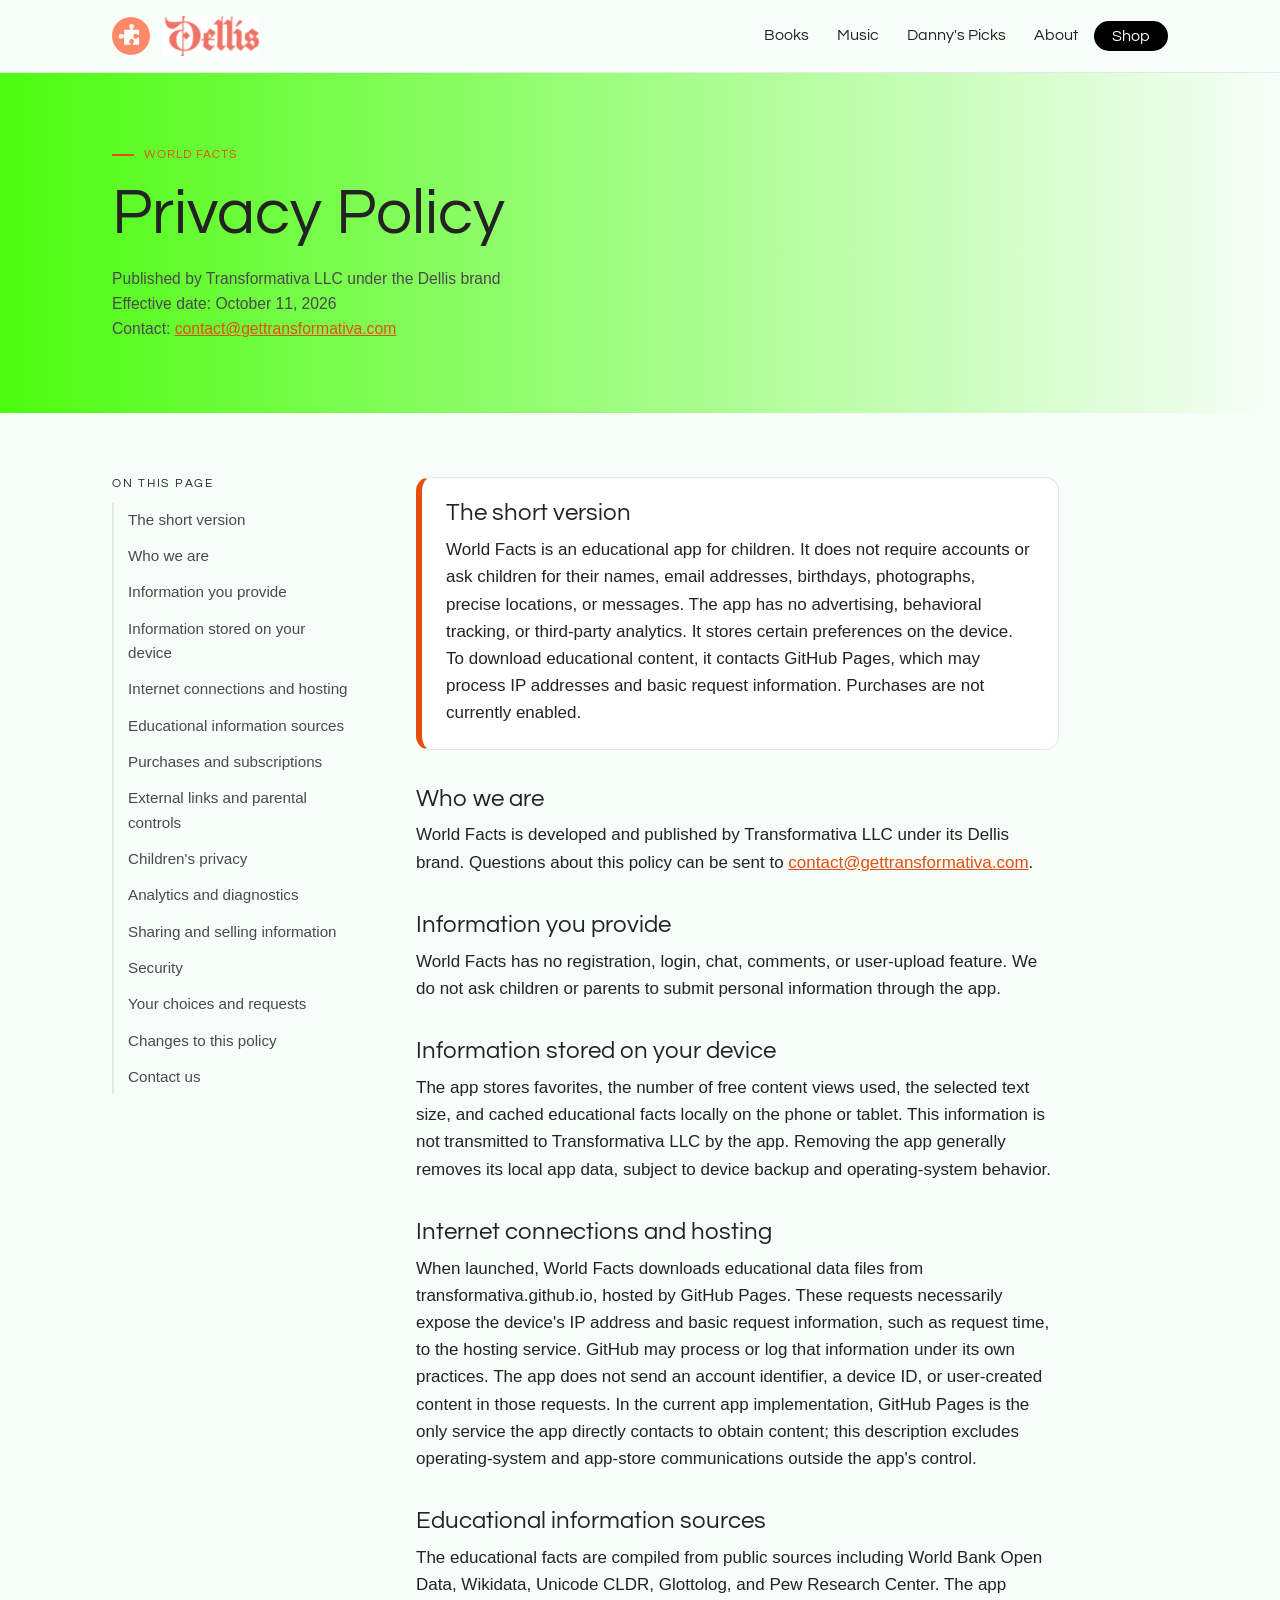
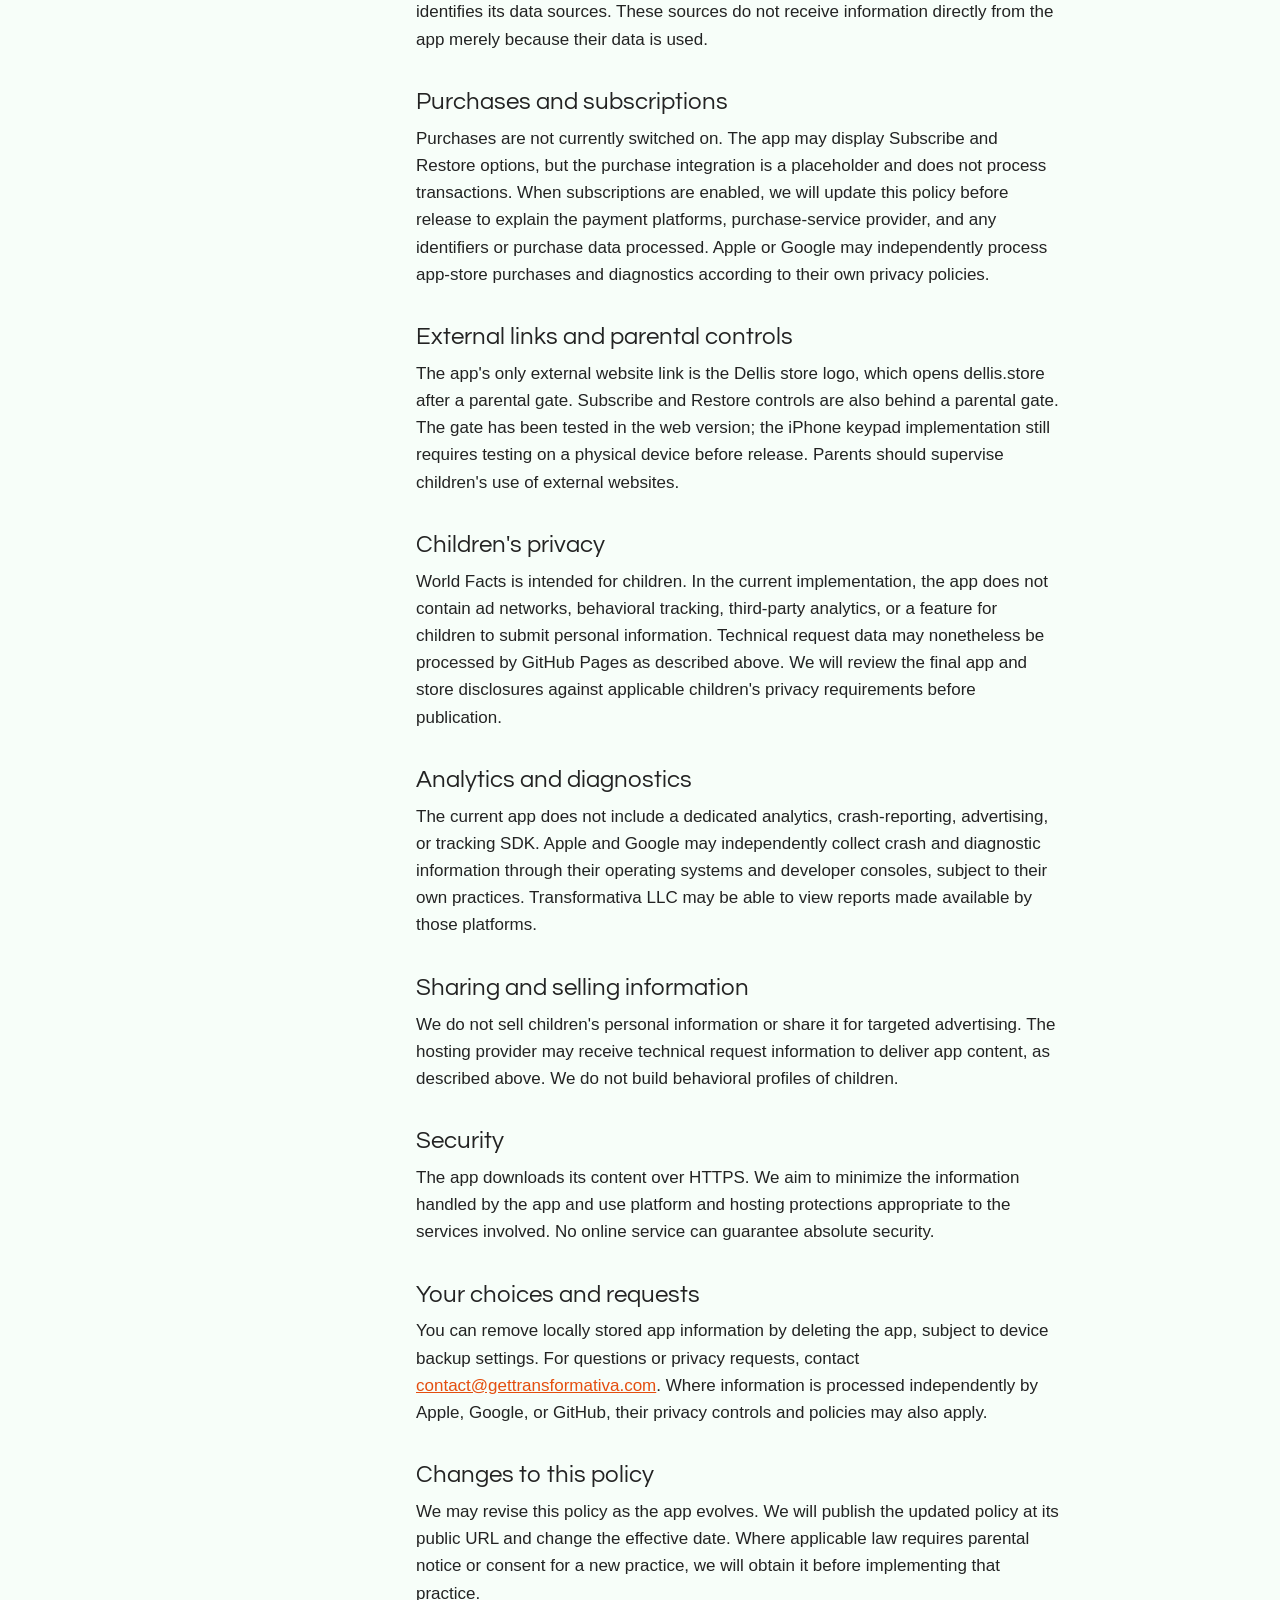
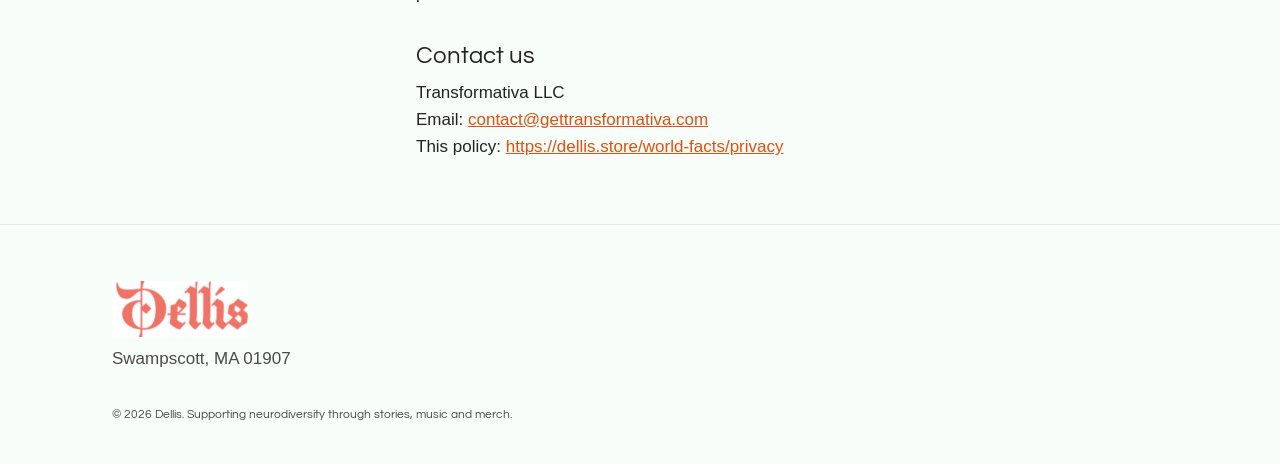
<file: world-facts/privacy/index.html>
<!doctype html>
<html lang="en">
<head>
<meta charset="utf-8">
<meta name="viewport" content="width=device-width, initial-scale=1, viewport-fit=cover">
<title>World Facts Privacy Policy · Dellis</title>
<meta name="description" content="Privacy policy for World Facts, an educational app for children from Dellis.">
<link rel="canonical" href="https://www.dellis.store/world-facts/privacy">
<link rel="icon" href="/images/favicon.svg" type="image/svg+xml">
<link rel="icon" href="/images/favicon-32.png" sizes="32x32" type="image/png">
<link rel="apple-touch-icon" href="/images/apple-touch-icon.png">
<link rel="preconnect" href="https://fonts.googleapis.com">
<link rel="preconnect" href="https://fonts.gstatic.com" crossorigin>
<link rel="stylesheet" href="https://fonts.googleapis.com/css2?family=Questrial&display=swap">
<link rel="stylesheet" href="/styles.css">
<style>
.pp-hero{background:var(--grad);padding-block:clamp(40px,6vw,72px)}
.pp-hero h1{font-size:clamp(2.4rem,6vw,4rem)}
.pp-meta{margin-top:18px;color:var(--muted);font-size:.98rem}
.pp-body{padding-block:clamp(36px,6vw,64px)}
.pp-layout{display:grid;grid-template-columns:240px minmax(0,1fr);gap:clamp(28px,5vw,64px);align-items:start}
@media (max-width:860px){.pp-layout{grid-template-columns:1fr}}
.pp-toc{position:sticky;top:96px}
@media (max-width:860px){.pp-toc{position:static}}
.pp-toc h2{font-size:.78rem;letter-spacing:.14em;text-transform:uppercase;margin-bottom:12px}
.pp-toc ol{list-style:none;margin:0;padding:0;border-left:2px solid var(--line);display:grid;gap:2px}
.pp-toc a{display:block;padding:5px 0 5px 14px;color:var(--muted);text-decoration:none;font-size:.95rem}
.pp-toc a:hover{color:var(--sea)}
.pp-content{max-width:68ch}
.pp-short{background:var(--card);border:1px solid var(--line);border-left:6px solid var(--sea);border-radius:var(--r);padding:22px 24px;margin-bottom:12px}
.pp-short h2{font-size:1.5rem;margin-bottom:10px}
.pp-sec{padding-block:0;margin-top:36px}
.pp-sec h2{font-size:1.5rem;margin-bottom:10px}
.pp-sec p+p{margin-top:12px}
.pp-sec,.pp-short{scroll-margin-top:92px}
</style>
</head>
<body>

<header class="top">
  <div class="wrap">
    <a class="brand" href="/" aria-label="Dellis home">
      <svg viewBox="39 39.003 122 121.995" aria-hidden="true"><path d="M161 99.994c0 33.699-27.312 61.004-61.004 61.004C66.307 160.998 39 133.692 39 99.994c0-33.686 27.307-60.991 60.996-60.991C133.688 39.002 161 66.307 161 99.994z" fill="#FF8969"/><path d="M115.159 93.002c2.841 0 4.521 1.67 4.521 1.67 1.183 1.183 2.79 2.37 3.575 2.618.78.248 2.848-1.953 2.848-3.631V83.211c0-1.67-1.37-3.043-3.055-3.043h-13.97c-1.675 0-3.286-.63-3.581-1.413-.298-.793 1.393-3.823 2.576-5.006 0 0 1.675-1.678 1.675-4.523 0-4.276-3.46-7.742-7.734-7.742a7.738 7.738 0 0 0-7.741 7.742c0 2.845 1.675 4.523 1.675 4.523 1.193 1.183 2.365 2.788 2.623 3.571.245.78-1.948 2.848-3.621 2.848H80.98c-1.678 0-3.053 1.373-3.053 3.043v10.96c0 1.685-.507 3.133-1.125 3.233-.628.087-3.233-1.548-4.416-2.73 0 0-1.675-1.67-4.524-1.67-4.273 0-7.739 3.468-7.739 7.731a7.741 7.741 0 0 0 7.739 7.736c2.848 0 4.524-1.675 4.524-1.675 1.183-1.193 2.668-2.363 3.281-2.606.623-.237 2.26 1.433 2.26 3.106v17.998a3.06 3.06 0 0 0 3.053 3.046h13.97c1.673 0 3.286-.645 3.581-1.423.285-.782-1.39-3.816-2.583-4.998 0 0-1.675-1.673-1.675-4.523a7.733 7.733 0 0 1 7.741-7.734 7.731 7.731 0 0 1 7.734 7.734c0 2.851-1.675 4.523-1.675 4.523-1.183 1.183-2.366 2.796-2.613 3.588-.26.773 1.943 2.833 3.618 2.833h13.97a3.056 3.056 0 0 0 3.055-3.046v-17.488c0-1.685-.642-3.288-1.428-3.588-.778-.293-3.813 1.385-4.996 2.578 0 0-1.68 1.675-4.521 1.675a7.738 7.738 0 0 1-7.739-7.736 7.74 7.74 0 0 1 7.74-7.733z" fill="#FFFFFF"/></svg>
      <img class="logo" src="/images/logo.jpg" alt="Dellis" width="97" height="40">
    </a>
    <nav class="nav" aria-label="Main">
      <a href="/#books">Books</a>
      <a href="/#listen">Music</a>
      <a href="/#picks">Danny's Picks</a>
      <a href="/#about">About</a>
      <a class="nav-shop" href="/#shop">Shop</a>
    </nav>
  </div>
</header>


<main>
  <section class="pp-hero">
    <div class="wrap">
      <div class="eyebrow">World Facts</div>
      <h1>Privacy Policy</h1>
      <p class="pp-meta">Published by Transformativa LLC under the Dellis brand<br>Effective date: October 11, 2026<br>Contact: <a href="mailto:contact@gettransformativa.com">contact@gettransformativa.com</a></p>
    </div>
  </section>

  <div class="pp-body">
    <div class="wrap pp-layout">
      <nav class="pp-toc" aria-label="On this page">
        <h2>On this page</h2>
        <ol>
          <li><a href="#short">The short version</a></li>
<li><a href="#who">Who we are</a></li>
<li><a href="#provide">Information you provide</a></li>
<li><a href="#device">Information stored on your device</a></li>
<li><a href="#hosting">Internet connections and hosting</a></li>
<li><a href="#sources">Educational information sources</a></li>
<li><a href="#purchases">Purchases and subscriptions</a></li>
<li><a href="#links">External links and parental controls</a></li>
<li><a href="#children">Children's privacy</a></li>
<li><a href="#analytics">Analytics and diagnostics</a></li>
<li><a href="#sharing">Sharing and selling information</a></li>
<li><a href="#security">Security</a></li>
<li><a href="#choices">Your choices and requests</a></li>
<li><a href="#changes">Changes to this policy</a></li>
<li><a href="#contact">Contact us</a></li>
        </ol>
      </nav>
      <div class="pp-content">
        <section class="pp-short" id="short">
          <h2>The short version</h2>
          <p>World Facts is an educational app for children. It does not require accounts or ask children for their names, email addresses, birthdays, photographs, precise locations, or messages. The app has no advertising, behavioral tracking, or third-party analytics. It stores certain preferences on the device. To download educational content, it contacts GitHub Pages, which may process IP addresses and basic request information. Purchases are not currently enabled.</p>
        </section>
    <section class="pp-sec" id="who">
      <h2>Who we are</h2>
      <p>World Facts is developed and published by Transformativa LLC under its Dellis brand. Questions about this policy can be sent to <a href="mailto:contact@gettransformativa.com">contact@gettransformativa.com</a>.</p>
    </section>
    <section class="pp-sec" id="provide">
      <h2>Information you provide</h2>
      <p>World Facts has no registration, login, chat, comments, or user-upload feature. We do not ask children or parents to submit personal information through the app.</p>
    </section>
    <section class="pp-sec" id="device">
      <h2>Information stored on your device</h2>
      <p>The app stores favorites, the number of free content views used, the selected text size, and cached educational facts locally on the phone or tablet. This information is not transmitted to Transformativa LLC by the app. Removing the app generally removes its local app data, subject to device backup and operating-system behavior.</p>
    </section>
    <section class="pp-sec" id="hosting">
      <h2>Internet connections and hosting</h2>
      <p>When launched, World Facts downloads educational data files from transformativa.github.io, hosted by GitHub Pages. These requests necessarily expose the device's IP address and basic request information, such as request time, to the hosting service. GitHub may process or log that information under its own practices. The app does not send an account identifier, a device ID, or user-created content in those requests. In the current app implementation, GitHub Pages is the only service the app directly contacts to obtain content; this description excludes operating-system and app-store communications outside the app's control.</p>
    </section>
    <section class="pp-sec" id="sources">
      <h2>Educational information sources</h2>
      <p>The educational facts are compiled from public sources including World Bank Open Data, Wikidata, Unicode CLDR, Glottolog, and Pew Research Center. The app identifies its data sources. These sources do not receive information directly from the app merely because their data is used.</p>
    </section>
    <section class="pp-sec" id="purchases">
      <h2>Purchases and subscriptions</h2>
      <p>Purchases are not currently switched on. The app may display Subscribe and Restore options, but the purchase integration is a placeholder and does not process transactions. When subscriptions are enabled, we will update this policy before release to explain the payment platforms, purchase-service provider, and any identifiers or purchase data processed. Apple or Google may independently process app-store purchases and diagnostics according to their own privacy policies.</p>
    </section>
    <section class="pp-sec" id="links">
      <h2>External links and parental controls</h2>
      <p>The app's only external website link is the Dellis store logo, which opens dellis.store after a parental gate. Subscribe and Restore controls are also behind a parental gate. The gate has been tested in the web version; the iPhone keypad implementation still requires testing on a physical device before release. Parents should supervise children's use of external websites.</p>
    </section>
    <section class="pp-sec" id="children">
      <h2>Children's privacy</h2>
      <p>World Facts is intended for children. In the current implementation, the app does not contain ad networks, behavioral tracking, third-party analytics, or a feature for children to submit personal information. Technical request data may nonetheless be processed by GitHub Pages as described above. We will review the final app and store disclosures against applicable children's privacy requirements before publication.</p>
    </section>
    <section class="pp-sec" id="analytics">
      <h2>Analytics and diagnostics</h2>
      <p>The current app does not include a dedicated analytics, crash-reporting, advertising, or tracking SDK. Apple and Google may independently collect crash and diagnostic information through their operating systems and developer consoles, subject to their own practices. Transformativa LLC may be able to view reports made available by those platforms.</p>
    </section>
    <section class="pp-sec" id="sharing">
      <h2>Sharing and selling information</h2>
      <p>We do not sell children's personal information or share it for targeted advertising. The hosting provider may receive technical request information to deliver app content, as described above. We do not build behavioral profiles of children.</p>
    </section>
    <section class="pp-sec" id="security">
      <h2>Security</h2>
      <p>The app downloads its content over HTTPS. We aim to minimize the information handled by the app and use platform and hosting protections appropriate to the services involved. No online service can guarantee absolute security.</p>
    </section>
    <section class="pp-sec" id="choices">
      <h2>Your choices and requests</h2>
      <p>You can remove locally stored app information by deleting the app, subject to device backup settings. For questions or privacy requests, contact <a href="mailto:contact@gettransformativa.com">contact@gettransformativa.com</a>. Where information is processed independently by Apple, Google, or GitHub, their privacy controls and policies may also apply.</p>
    </section>
    <section class="pp-sec" id="changes">
      <h2>Changes to this policy</h2>
      <p>We may revise this policy as the app evolves. We will publish the updated policy at its public URL and change the effective date. Where applicable law requires parental notice or consent for a new practice, we will obtain it before implementing that practice.</p>
    </section>
    <section class="pp-sec" id="contact">
      <h2>Contact us</h2>
      <p>Transformativa LLC<br>Email: <a href="mailto:contact@gettransformativa.com">contact@gettransformativa.com</a><br>This policy: <a href="https://dellis.store/world-facts/privacy">https://dellis.store/world-facts/privacy</a></p>
    </section>
      </div>
    </div>
  </div>
</main>

<footer>
  <div class="wrap">
    <div>
      <img class="flogo logo" src="/images/logo.jpg" alt="Dellis" width="136" height="56">
      <p style="margin-top:8px">Swampscott, MA 01907</p>
    </div>
    <p class="fine">© <span id="yr"></span> Dellis. Supporting neurodiversity through stories, music and merch.</p>
  </div>
</footer>
<script>document.getElementById("yr").textContent = new Date().getFullYear();</script>
</body>
</html>
</file>
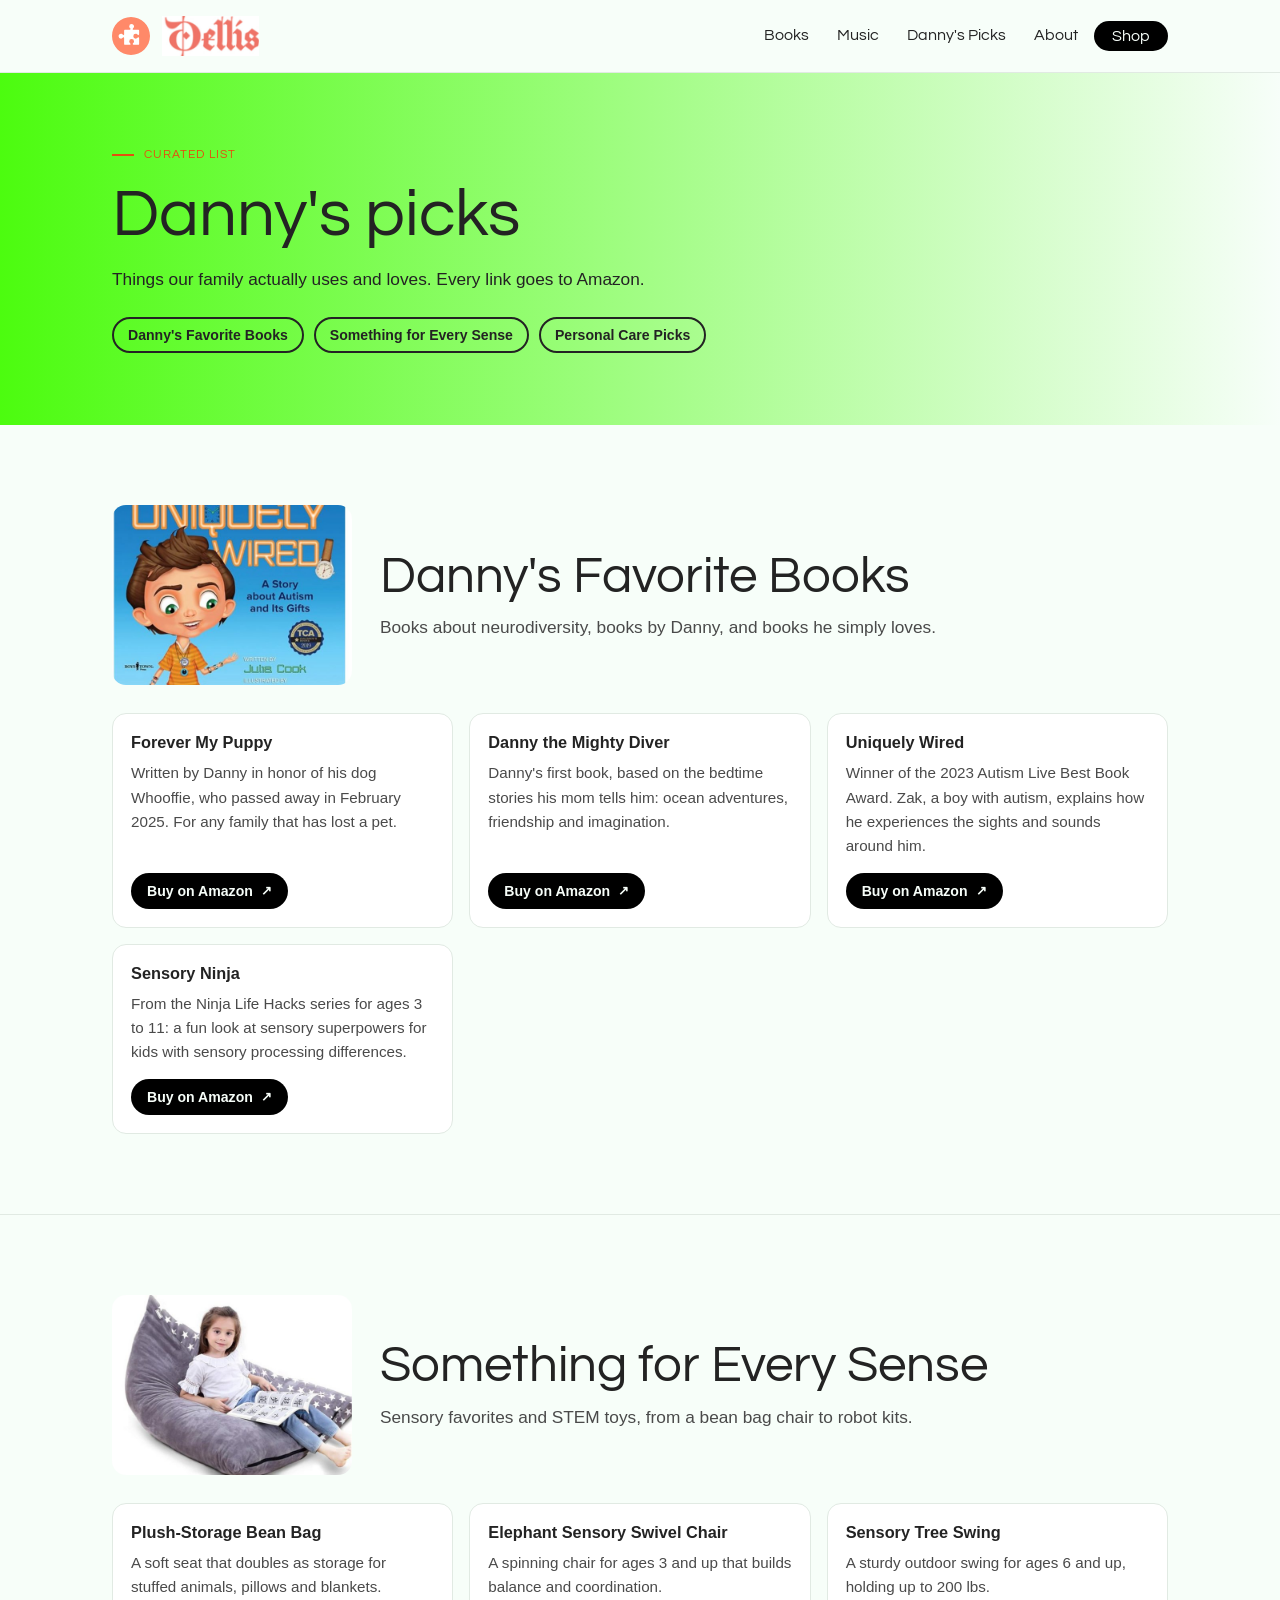
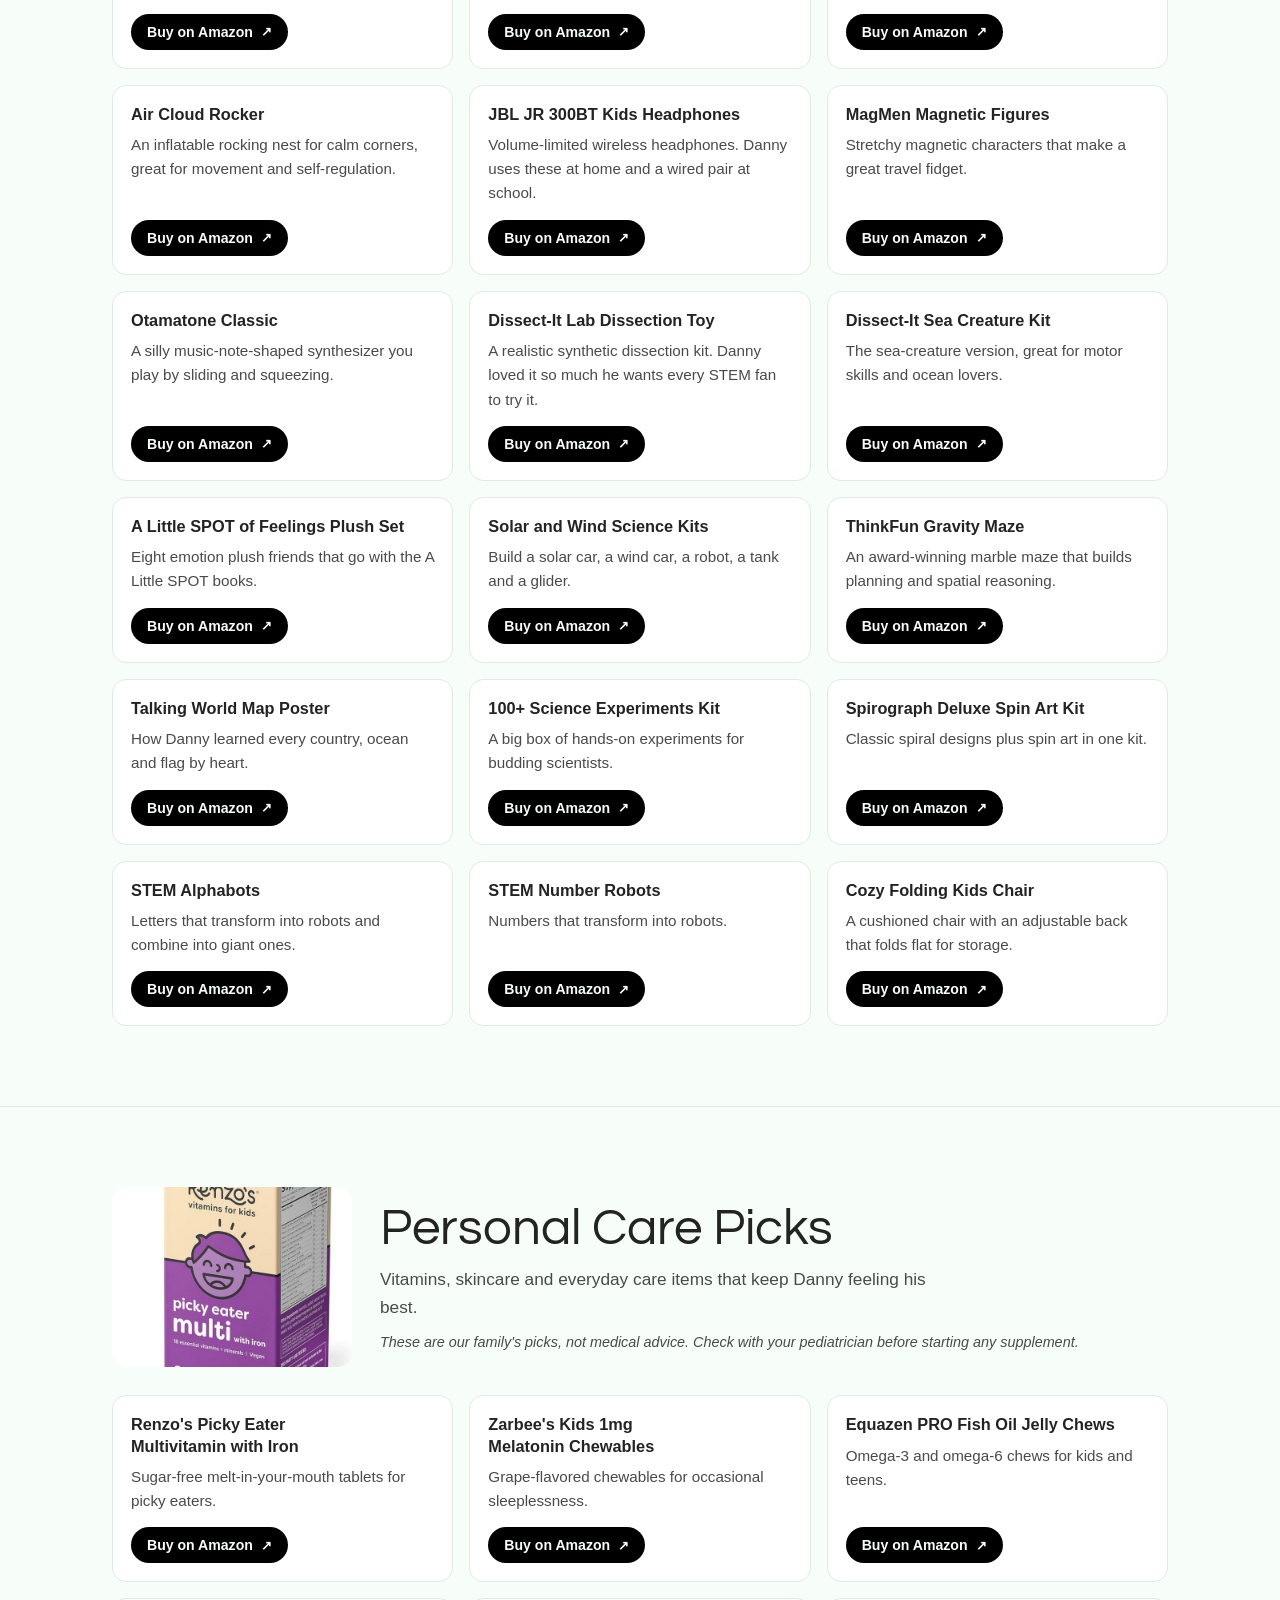
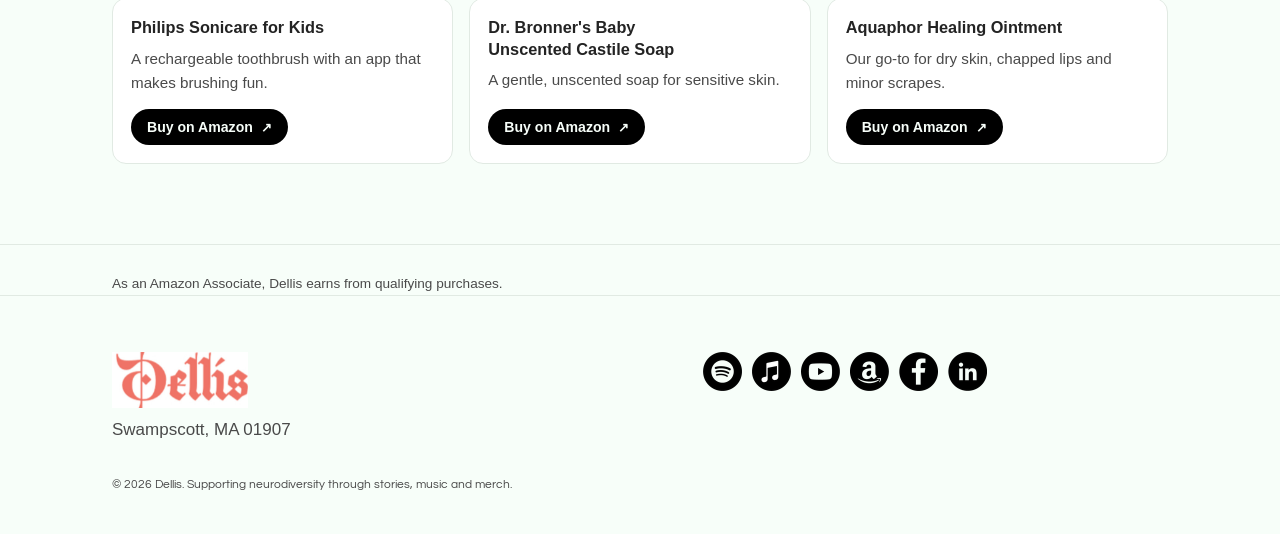
<file: picks.html>
<!doctype html>
<html lang="en">
<head>
<meta charset="utf-8">
<meta name="viewport" content="width=device-width, initial-scale=1, viewport-fit=cover">
<title>Danny's Picks · Dellis</title>
<meta name="description" content="Danny's favorite books, sensory toys, STEM kits and personal care items, all on Amazon.">
<meta name="google-site-verification" content="gPerBpujBVV_LdWMfSJTfi2_KWp5iZvFoNevTPkrnFA">
<meta property="og:title" content="Dellis · Danny the Mighty Diver">
<meta property="og:description" content="Books, music and merch from Danny the Mighty Diver, celebrating neurodiversity.">
<meta property="og:image" content="https://www.dellis.store/images/share.png">
<link rel="icon" href="images/favicon.svg" type="image/svg+xml">
<link rel="icon" href="images/favicon-32.png" sizes="32x32" type="image/png">
<link rel="apple-touch-icon" href="images/apple-touch-icon.png">
<meta property="og:url" content="https://www.dellis.store">
<meta name="twitter:card" content="summary_large_image">
<link rel="preconnect" href="https://fonts.googleapis.com">
<link rel="preconnect" href="https://fonts.gstatic.com" crossorigin>
<link rel="stylesheet" href="https://fonts.googleapis.com/css2?family=Questrial&display=swap">
<link rel="stylesheet" href="styles.css?v=20261105a">
</head>
<body>

<header class="top">
  <div class="wrap">
    <a class="brand" href="./" aria-label="Dellis home">
      <svg viewBox="39 39.003 122 121.995" aria-hidden="true"><path d="M161 99.994c0 33.699-27.312 61.004-61.004 61.004C66.307 160.998 39 133.692 39 99.994c0-33.686 27.307-60.991 60.996-60.991C133.688 39.002 161 66.307 161 99.994z" fill="#FF8969"/><path d="M115.159 93.002c2.841 0 4.521 1.67 4.521 1.67 1.183 1.183 2.79 2.37 3.575 2.618.78.248 2.848-1.953 2.848-3.631V83.211c0-1.67-1.37-3.043-3.055-3.043h-13.97c-1.675 0-3.286-.63-3.581-1.413-.298-.793 1.393-3.823 2.576-5.006 0 0 1.675-1.678 1.675-4.523 0-4.276-3.46-7.742-7.734-7.742a7.738 7.738 0 0 0-7.741 7.742c0 2.845 1.675 4.523 1.675 4.523 1.193 1.183 2.365 2.788 2.623 3.571.245.78-1.948 2.848-3.621 2.848H80.98c-1.678 0-3.053 1.373-3.053 3.043v10.96c0 1.685-.507 3.133-1.125 3.233-.628.087-3.233-1.548-4.416-2.73 0 0-1.675-1.67-4.524-1.67-4.273 0-7.739 3.468-7.739 7.731a7.741 7.741 0 0 0 7.739 7.736c2.848 0 4.524-1.675 4.524-1.675 1.183-1.193 2.668-2.363 3.281-2.606.623-.237 2.26 1.433 2.26 3.106v17.998a3.06 3.06 0 0 0 3.053 3.046h13.97c1.673 0 3.286-.645 3.581-1.423.285-.782-1.39-3.816-2.583-4.998 0 0-1.675-1.673-1.675-4.523a7.733 7.733 0 0 1 7.741-7.734 7.731 7.731 0 0 1 7.734 7.734c0 2.851-1.675 4.523-1.675 4.523-1.183 1.183-2.366 2.796-2.613 3.588-.26.773 1.943 2.833 3.618 2.833h13.97a3.056 3.056 0 0 0 3.055-3.046v-17.488c0-1.685-.642-3.288-1.428-3.588-.778-.293-3.813 1.385-4.996 2.578 0 0-1.68 1.675-4.521 1.675a7.738 7.738 0 0 1-7.739-7.736 7.74 7.74 0 0 1 7.74-7.733z" fill="#FFFFFF"/></svg>
      <img class="logo" alt="Dellis" width="97" height="40">
    </a>
    <nav class="nav" aria-label="Main">
      <a href="./#books">Books</a>
      <a href="./#listen">Music</a>
      <a href="./#picks">Danny's Picks</a>
      <a href="./#about">About</a>
      <a class="nav-shop" href="./#shop">Shop</a>
    </nav>
  </div>
</header>

<main>
  <section class="plist-hero">
    <div class="wrap">
      <div class="eyebrow">Curated list</div>
      <h1>Danny's picks</h1>
      <p class="lede" style="color:var(--ink)">Things our family actually uses and loves. Every link goes to Amazon.</p>
      <nav class="jump" id="jump" aria-label="Lists"></nav>
    </div>
  </section>
  <div id="lists"></div>
  <div class="wrap"><p class="affil">As an Amazon Associate, Dellis earns from qualifying purchases.</p></div>
</main>

<footer>
  <div class="wrap">
    <div>
      <img class="flogo logo" alt="Dellis" width="136" height="56">
      <p style="margin-top:8px"><span id="footLoc"></span></p>
    </div>
    <nav class="socials" id="socials" aria-label="Dellis elsewhere"></nav>
    <p class="fine">© <span id="yr"></span> Dellis. Supporting neurodiversity through stories, music and merch.</p>
  </div>
</footer>

<script src="data.js?v=20261105a"></script>
<script>
(function(){
  const D = window.DELLIS, L = D.links;
  const $ = s => document.querySelector(s);
  const esc = s => String(s).replace(/[&<>"]/g, c => ({"&":"&amp;","<":"&lt;",">":"&gt;",'"':"&quot;"}[c]));
  const ext = 'target="_blank" rel="noopener"';
  $("#jump").innerHTML = D.picks.map(p => `<a class="btn btn-line btn-small" href="#${p.id}">${esc(p.title)}</a>`).join("");
  $("#lists").innerHTML = D.picks.map(p => `
    <section class="plist" id="${p.id}">
      <div class="wrap">
        <div class="plist-head">
          <img src="${p.image}" alt="">
          <div><h2>${esc(p.title)}</h2><p class="lede">${esc(p.blurb)}</p>${p.note ? `<p class="disclaim">${esc(p.note)}</p>` : ""}</div>
        </div>
        <div class="items">${p.items.map(i => `
          <div class="pitem"><h3>${esc(i.name)}</h3><p>${esc(i.note)}</p>
            <a class="btn btn-main btn-small arrow" href="${i.link}" ${ext}>Buy on Amazon</a></div>`).join("")}
        </div>
      </div>
    </section>`).join("");
  document.querySelectorAll("img.logo").forEach(i => i.src = D.logo);
  $("#footLoc").textContent = L.location;
  $("#yr").textContent = new Date().getFullYear();
  const I = D.icons;
  $("#socials").innerHTML = [["Spotify", L.spotify, I.spotify],
    ["Apple Music", L.appleMusic, I.appleMusic], ["YouTube", L.youtube, I.youtube], ["Amazon", D.series.link, I.amazon],
    ["Facebook", L.facebook, I.facebook], ["LinkedIn", L.linkedin, I.linkedin]]
    .map(([n, u, ic]) => `<a href="${u}" ${ext} aria-label="${esc(n)}" title="${esc(n)}"><img src="${ic}" alt=""></a>`).join("");
  const jumpToHash = () => { const t = location.hash && document.getElementById(location.hash.slice(1)); if (t) t.scrollIntoView({ behavior: "instant" }); };
  jumpToHash();
  window.addEventListener("load", jumpToHash);
})();
</script>
<script src="analytics.js" defer></script>
</body>
</html>
</file>
<file: styles.css>
/* Layout: one long dive. Each section is a depth stop, marked on a gauge that follows you down.
   Colors, type and logo match the original Dellis Wix site. */
:root{
  --water-top:#F7FEF9; --water-deep:#F7FEF9;       /* Dellis off-white */
  --green:#4CFC0F; --coral:#FF8969;                 /* hero gradient green, logo coral */
  --card:#FFFFFF; --ink:#232323; --muted:#4A4A4A; --line:#E1EAE3;
  --sea:#E44E0F;                                    /* Dellis orange */
  --mask:#000000; --mask-ink:#F7FEF9;               /* black pill buttons */
  --glow:rgba(76,252,15,.16);
  --grad:linear-gradient(90deg,#4CFC0F 0%,#F7FEF9 100%);
  --f-display:"Questrial", "Helvetica Neue", Helvetica, Arial, sans-serif;
  --f-body:"Helvetica Neue", Helvetica, Arial, sans-serif;
  --f-mono:"Questrial", "Helvetica Neue", Helvetica, Arial, sans-serif;
  --r:14px; --max:1120px;
  color-scheme:light;
}

*{box-sizing:border-box}
html{scroll-behavior:smooth;scroll-padding-top:84px}
@media (prefers-reduced-motion: reduce){html{scroll-behavior:auto}*{transition:none!important;animation:none!important}}
body{
  margin:0;font:400 17px/1.6 var(--f-body);color:var(--ink);
  background:var(--water-top);
  min-height:100vh;
}
img{max-width:100%;display:block}
a{color:var(--sea)}
a:focus-visible,button:focus-visible{outline:3px solid var(--sea);outline-offset:3px;border-radius:6px}
h1,h2,h3{font-family:var(--f-display);line-height:1.08;margin:0;text-wrap:balance;font-weight:400}
h2{font-size:clamp(2.1rem,4.5vw,3.2rem)}
h3{font-size:1.25rem;line-height:1.2}
p{margin:0}

.wrap{max-width:var(--max);margin:0 auto;padding-inline:clamp(16px,4vw,32px)}

/* header */
.top{position:sticky;top:env(safe-area-inset-top,0px);z-index:20;
  background:var(--water-top);border-bottom:1px solid var(--line)}
.top .wrap{display:flex;align-items:center;gap:16px;min-height:72px}
.brand{display:flex;align-items:center;gap:12px;text-decoration:none}
.brand svg{width:38px;height:38px;flex:none}
.brand img{height:40px;width:auto}
.nav{display:flex;gap:4px;margin-left:auto;flex-wrap:wrap;justify-content:flex-end}
.nav a{color:var(--ink);text-decoration:none;font:400 1.02rem var(--f-display);padding:6px 12px;border-radius:999px}
.nav a:hover{background:var(--glow)}
@media (max-width:720px){.nav a:not(.nav-shop){display:none}}
.nav-shop{background:var(--mask);color:var(--mask-ink)!important;padding:7px 18px!important}
.nav-shop:hover{background:var(--mask)!important;opacity:.85}

/* depth gauge */
.gauge{position:fixed;left:18px;top:50%;transform:translateY(-50%);z-index:10;display:none;
  font-family:var(--f-mono);font-size:.72rem;color:var(--muted)}
@media (min-width:1320px){.gauge{display:block}}
.gauge-title{margin:0 0 14px;font:400 .78rem var(--f-display);letter-spacing:.14em;text-transform:uppercase;color:var(--ink);display:flex;align-items:center;gap:8px}
.gauge-title::before{content:"";width:10px;height:10px;border-radius:50%;border:2px solid var(--sea)}
.gauge ol{list-style:none;margin:0;padding:0 0 0 14px;border-left:2px solid var(--line);display:grid;gap:18px}
.gauge li{position:relative}
.gauge li::before{content:"";position:absolute;left:-20px;top:.45em;width:10px;height:2px;background:var(--line)}
.gauge a{color:inherit;text-decoration:none;display:block;white-space:nowrap}
.gauge .d{display:block;color:var(--ink);opacity:.55}
.gauge li.on a{color:var(--sea)}
.gauge li.on .d{opacity:1;color:var(--sea);font-weight:500}
.gauge li.on::before{background:var(--sea);width:16px;left:-23px;height:3px}

/* shared section bits */
section{padding-block:clamp(56px,9vw,104px)}
.eyebrow{font-family:var(--f-mono);font-size:.78rem;letter-spacing:.08em;text-transform:uppercase;color:var(--sea);
  display:flex;gap:10px;align-items:center;margin-bottom:14px}
.eyebrow::before{content:"";width:22px;height:2px;background:currentColor}
.lede{color:var(--muted);max-width:60ch;margin-top:14px;font-size:1.08rem}
.head{display:flex;justify-content:space-between;align-items:end;gap:20px;flex-wrap:wrap;margin-bottom:32px}
.btn{display:inline-flex;align-items:center;gap:8px;font:700 .98rem var(--f-body);text-decoration:none;
  padding:12px 20px;border-radius:999px;border:2px solid transparent;cursor:pointer;transition:transform .15s}
.btn:hover{transform:translateY(-2px)}
.btn-main{background:var(--mask);color:var(--mask-ink)}
.btn-line{border-color:var(--ink);color:var(--ink)}
.btn-small{padding:8px 14px;font-size:.88rem}
.arrow::after{content:"↗";font-size:.9em}

/* hero */
.hero{padding-block:clamp(40px,7vw,88px) clamp(48px,8vw,96px);background:var(--grad)}
.hero .wrap{display:grid;grid-template-columns:1.05fr .95fr;gap:clamp(28px,5vw,64px);align-items:center}
@media (max-width:860px){.hero .wrap{grid-template-columns:1fr}}
.hero h1{font-size:clamp(3rem,7.5vw,5.4rem);letter-spacing:-.02em;color:var(--ink)}
.hero h1 em{font-style:normal;color:var(--sea);display:block}
.hero p.lede{font-size:1.15rem;color:var(--ink)}
.hero .eyebrow{color:var(--sea)}
.hero .tags span{border-color:rgba(35,35,35,.25);color:var(--ink)}
.cta{display:flex;gap:12px;flex-wrap:wrap;margin-top:28px}
.tags{display:flex;gap:8px;flex-wrap:wrap;margin-top:26px;font-family:var(--f-mono);font-size:.78rem;color:var(--muted)}
.tags span{border:1px solid var(--line);border-radius:999px;padding:4px 10px}
.stack{position:relative;aspect-ratio:1/1;max-width:520px;width:100%;justify-self:center}
.stack img{position:absolute;width:52%;border-radius:10px;box-shadow:0 18px 40px rgba(4,30,45,.28);background:var(--card)}
.stack img:nth-child(1){left:2%;top:14%;transform:rotate(-8deg)}
.stack img:nth-child(2){left:24%;top:2%;z-index:2;transform:rotate(1deg)}
.stack img:nth-child(3){right:2%;top:18%;transform:rotate(9deg)}
.bubble{position:absolute;border-radius:50%;border:2px solid var(--sea);opacity:.35;animation:rise 7s ease-in infinite}
@keyframes rise{from{transform:translateY(0)}to{transform:translateY(-60px);opacity:0}}

/* books */
.shelf{display:grid;grid-template-columns:repeat(auto-fill,minmax(140px,1fr));gap:26px 20px}
.book{text-decoration:none;color:var(--ink);display:grid;gap:10px;align-content:start}
.book .cover{position:relative;aspect-ratio:2/3;border-radius:6px 10px 10px 6px;overflow:hidden;background:var(--line);
  box-shadow:0 10px 22px rgba(4,30,45,.18);transition:transform .2s}
.book:hover .cover{transform:translateY(-4px) rotate(-1deg)}
.book .cover img{width:100%;height:100%;object-fit:cover}
.book .no{font-family:var(--f-mono);font-size:.74rem;color:var(--muted)}
.book h3{font-size:1.02rem;font-family:var(--f-body);font-weight:700;line-height:1.3}
.new{position:absolute;top:8px;left:8px;background:var(--green);color:#000;font:700 .7rem var(--f-body);
  padding:3px 8px;border-radius:999px;letter-spacing:.06em}
.solo{display:grid;gap:40px;margin-top:56px}
.coll{display:grid;gap:16px}
.coll-head{display:flex;justify-content:space-between;align-items:end;gap:16px;flex-wrap:wrap}
.coll-head h3{font-size:1.6rem}
.coll-head p{color:var(--muted);margin-top:4px;max-width:60ch}
.coll-books{display:grid;grid-template-columns:repeat(auto-fill,minmax(300px,1fr));gap:20px}
.solo a{display:grid;grid-template-columns:110px 1fr;gap:18px;align-items:center;text-decoration:none;color:var(--ink);
  background:var(--card);border:1px solid var(--line);border-radius:var(--r);padding:16px}
.solo img{border-radius:4px 8px 8px 4px;box-shadow:0 8px 18px rgba(4,30,45,.16)}
.solo small{font-family:var(--f-mono);font-size:.74rem;color:var(--sea);display:block;margin-bottom:4px}
.solo p{color:var(--muted);font-size:.95rem;margin-top:6px}
.solo .go{margin-top:10px;font-weight:700;color:var(--sea);font-size:.92rem}
.solo .go::after{content:" ↗"}
.also{margin-top:28px;color:var(--muted);font-size:.95rem}

/* shop */
.filters{display:flex;gap:8px;flex-wrap:wrap}
.filters button{font:700 .9rem var(--f-body);border:2px solid var(--line);background:transparent;color:var(--ink);
  padding:7px 14px;border-radius:999px;cursor:pointer}
.filters button[aria-pressed="true"]{background:var(--ink);border-color:var(--ink);color:var(--water-top)}
.grid{display:grid;grid-template-columns:repeat(auto-fill,minmax(210px,1fr));gap:20px}
.item{background:var(--card);border:1px solid var(--line);border-radius:var(--r);overflow:hidden;display:flex;flex-direction:column;
  text-decoration:none;color:var(--ink);transition:transform .2s, box-shadow .2s}
.item:hover{transform:translateY(-3px);box-shadow:0 14px 28px rgba(4,30,45,.12)}
.item .ph{aspect-ratio:1/1;background:#F6F8F8;display:grid;place-items:center}
.item .ph img{width:100%;height:100%;object-fit:contain}
.item .meta{padding:14px 16px 16px;display:grid;gap:4px;flex:1;align-content:start}
.item h3{font:700 1rem/1.3 var(--f-body)}
.item .price{font-family:var(--f-mono);font-size:.88rem;font-variant-numeric:tabular-nums}
.item .where{margin-top:8px;font-size:.84rem;font-weight:700;color:var(--sea)}
.item .where::after{content:" ↗"}
.shopnote{margin-top:24px;color:var(--muted);font-size:.93rem;max-width:70ch}

/* listen & watch */
.listen{display:grid;grid-template-columns:1fr 1.3fr;gap:32px;align-items:start}
@media (max-width:860px){.listen{grid-template-columns:1fr}}
.albums{display:grid;gap:12px}
.albums iframe{display:block;width:100%;height:152px;border:0;border-radius:12px}
.stream{display:flex;gap:10px;flex-wrap:wrap;margin-top:16px}
.feature{position:relative;aspect-ratio:16/9;border-radius:var(--r);overflow:hidden;background:#000;cursor:pointer;border:0;padding:0;width:100%}
.vid{position:relative;aspect-ratio:16/9;border-radius:10px;overflow:hidden;background:#000;cursor:pointer;border:0;padding:0;width:100%;display:block}
.vid img,.feature img{width:100%;height:100%;object-fit:cover;opacity:.9;transition:opacity .2s}
.vid:hover img,.feature:hover img{opacity:1}
.vid iframe,.feature iframe{position:absolute;inset:0;width:100%;height:100%;border:0}
.play{position:absolute;inset:0;display:grid;place-items:center}
.play::before{content:"";width:62px;height:62px;border-radius:50%;background:var(--mask);
  box-shadow:0 6px 18px rgba(0,0,0,.3)}
.play::after{content:"";position:absolute;border-left:18px solid var(--mask-ink);border-top:11px solid transparent;border-bottom:11px solid transparent;margin-left:5px}
.len{position:absolute;right:8px;bottom:8px;background:rgba(0,0,0,.75);color:#fff;font:500 .75rem var(--f-mono);padding:2px 6px;border-radius:4px}
.vids{display:grid;grid-template-columns:repeat(auto-fill,minmax(200px,1fr));gap:20px;margin-top:22px}
.vcap{margin-top:8px;font-weight:700;font-size:.95rem}
.ftitle{margin-top:12px;font-family:var(--f-display);font-size:1.5rem;font-weight:600}

/* picks */
.picks{display:grid;grid-template-columns:repeat(auto-fit,minmax(250px,1fr));gap:20px}
.pick{text-decoration:none;color:var(--ink);background:var(--card);border:1px solid var(--line);border-radius:var(--r);overflow:hidden;display:flex;flex-direction:column}
.pick img{aspect-ratio:4/3;object-fit:cover;width:100%}
.pick div{padding:16px;display:grid;gap:6px}
.pick p{color:var(--muted);font-size:.95rem}

/* about */
.about{display:grid;grid-template-columns:1fr 1fr;gap:clamp(28px,5vw,64px);align-items:center}
#about{background:var(--grad)}
@media (max-width:860px){.about{grid-template-columns:1fr}}
.about img{width:100%;max-width:520px;justify-self:center;order:2}
.about .body{display:grid;gap:16px;max-width:62ch;min-width:0}
.about .body p{color:var(--ink)}
.about blockquote{margin:6px 0 0;font-family:var(--f-display);font-weight:600;font-size:1.6rem;line-height:1.2;color:var(--ink)}

/* faq */
.faq{max-width:780px}
.faq details{border-bottom:1px solid var(--line);padding:4px 0}
.faq summary{cursor:pointer;list-style:none;font-weight:700;font-size:1.08rem;padding:16px 36px 16px 0;position:relative}
.faq summary::-webkit-details-marker{display:none}
.faq summary::after{content:"+";position:absolute;right:4px;top:10px;font:600 1.6rem var(--f-display);color:var(--sea)}
.faq details[open] summary::after{content:"–"}
.faq details p{color:var(--muted);padding:0 0 18px;max-width:65ch}

/* footer */
footer{padding-block:56px 40px;border-top:1px solid var(--line)}
footer .wrap{display:grid;grid-template-columns:1.2fr 1fr;gap:32px}
@media (max-width:720px){footer .wrap{grid-template-columns:1fr}}
footer p{color:var(--muted)}
.email{font-weight:700;color:var(--sea);text-decoration:underline;text-underline-offset:3px}
.email:hover{color:var(--ink)}
.socials{display:flex;flex-wrap:wrap;gap:10px;align-content:start}
.socials a{display:block;width:39px;height:39px;border-radius:50%;transition:transform .15s}
.socials a:hover{transform:translateY(-2px)}
.socials img{width:39px;height:39px}
.flogo{height:56px;width:auto}
.fine{grid-column:1/-1;font-family:var(--f-mono);font-size:.75rem;color:var(--muted)}

/* curated list page */
.pick .count{font-weight:700;color:var(--sea);font-size:.9rem;margin-top:4px}
.plist-hero{background:var(--grad);padding-block:clamp(40px,6vw,72px)}
.plist-hero h1{font-size:clamp(2.6rem,6vw,4.2rem)}
.jump{display:flex;gap:10px;flex-wrap:wrap;margin-top:24px}
.plist{padding-block:clamp(48px,7vw,80px);border-bottom:1px solid var(--line)}
.plist-head{display:grid;grid-template-columns:240px 1fr;gap:28px;align-items:center;margin-bottom:28px}
@media (max-width:640px){.plist-head{grid-template-columns:1fr}}
.plist-head img{border-radius:var(--r);aspect-ratio:4/3;object-fit:cover;width:100%}
.plist-head .lede{margin-top:10px}
.disclaim{margin-top:10px;font-size:.9rem;color:var(--muted);font-style:italic}
.items{display:grid;grid-template-columns:repeat(auto-fill,minmax(280px,1fr));gap:16px}
.pitem{background:var(--card);border:1px solid var(--line);border-radius:var(--r);padding:18px;display:flex;flex-direction:column;gap:8px}
.pitem h3{font:700 1.02rem/1.3 var(--f-body)}
.pitem p{color:var(--muted);font-size:.95rem;flex:1}
.pitem a{align-self:flex-start;margin-top:6px}
.affil{margin-top:28px;font-size:.85rem;color:var(--muted)}

.newtag{display:inline-block;margin-left:6px;background:var(--green);color:#000;font:700 .66rem var(--f-body);letter-spacing:.06em;padding:2px 7px;border-radius:999px;vertical-align:1px}

/* apps */
.apps{display:grid;gap:20px}
.app{display:grid;grid-template-columns:96px 1fr;gap:20px 24px;align-items:start;background:var(--card);border:1px solid var(--line);border-radius:var(--r);padding:20px}
.app-icon{width:96px;height:96px;border-radius:22px;object-fit:cover;box-shadow:0 8px 18px rgba(4,30,45,.16)}
.app-icon-blank{display:grid;place-items:center;background:var(--grad);font:400 2.6rem var(--f-display);color:var(--sea)}
.app-body{min-width:0}
.app-body p{color:var(--muted);margin-top:6px}
.app-body .stream{margin-top:12px}
.app-privacy{display:inline-block;margin-top:12px;font-size:.88rem;color:var(--muted)}
.app-body{max-width:62ch}
.app-shots{grid-column:1/-1;display:flex;gap:14px;overflow-x:auto;padding:4px 2px 8px;scroll-snap-type:x mandatory}
.app-shots img{flex:none;width:clamp(150px,22%,200px);height:auto;border-radius:18px;border:1px solid var(--line);box-shadow:0 8px 18px rgba(4,30,45,.12);scroll-snap-align:start;background:var(--card)}
@media (max-width:520px){.app{grid-template-columns:64px 1fr;padding:16px}.app-icon{width:64px;height:64px;border-radius:15px}.app-shots img{width:62%}}
</file>
